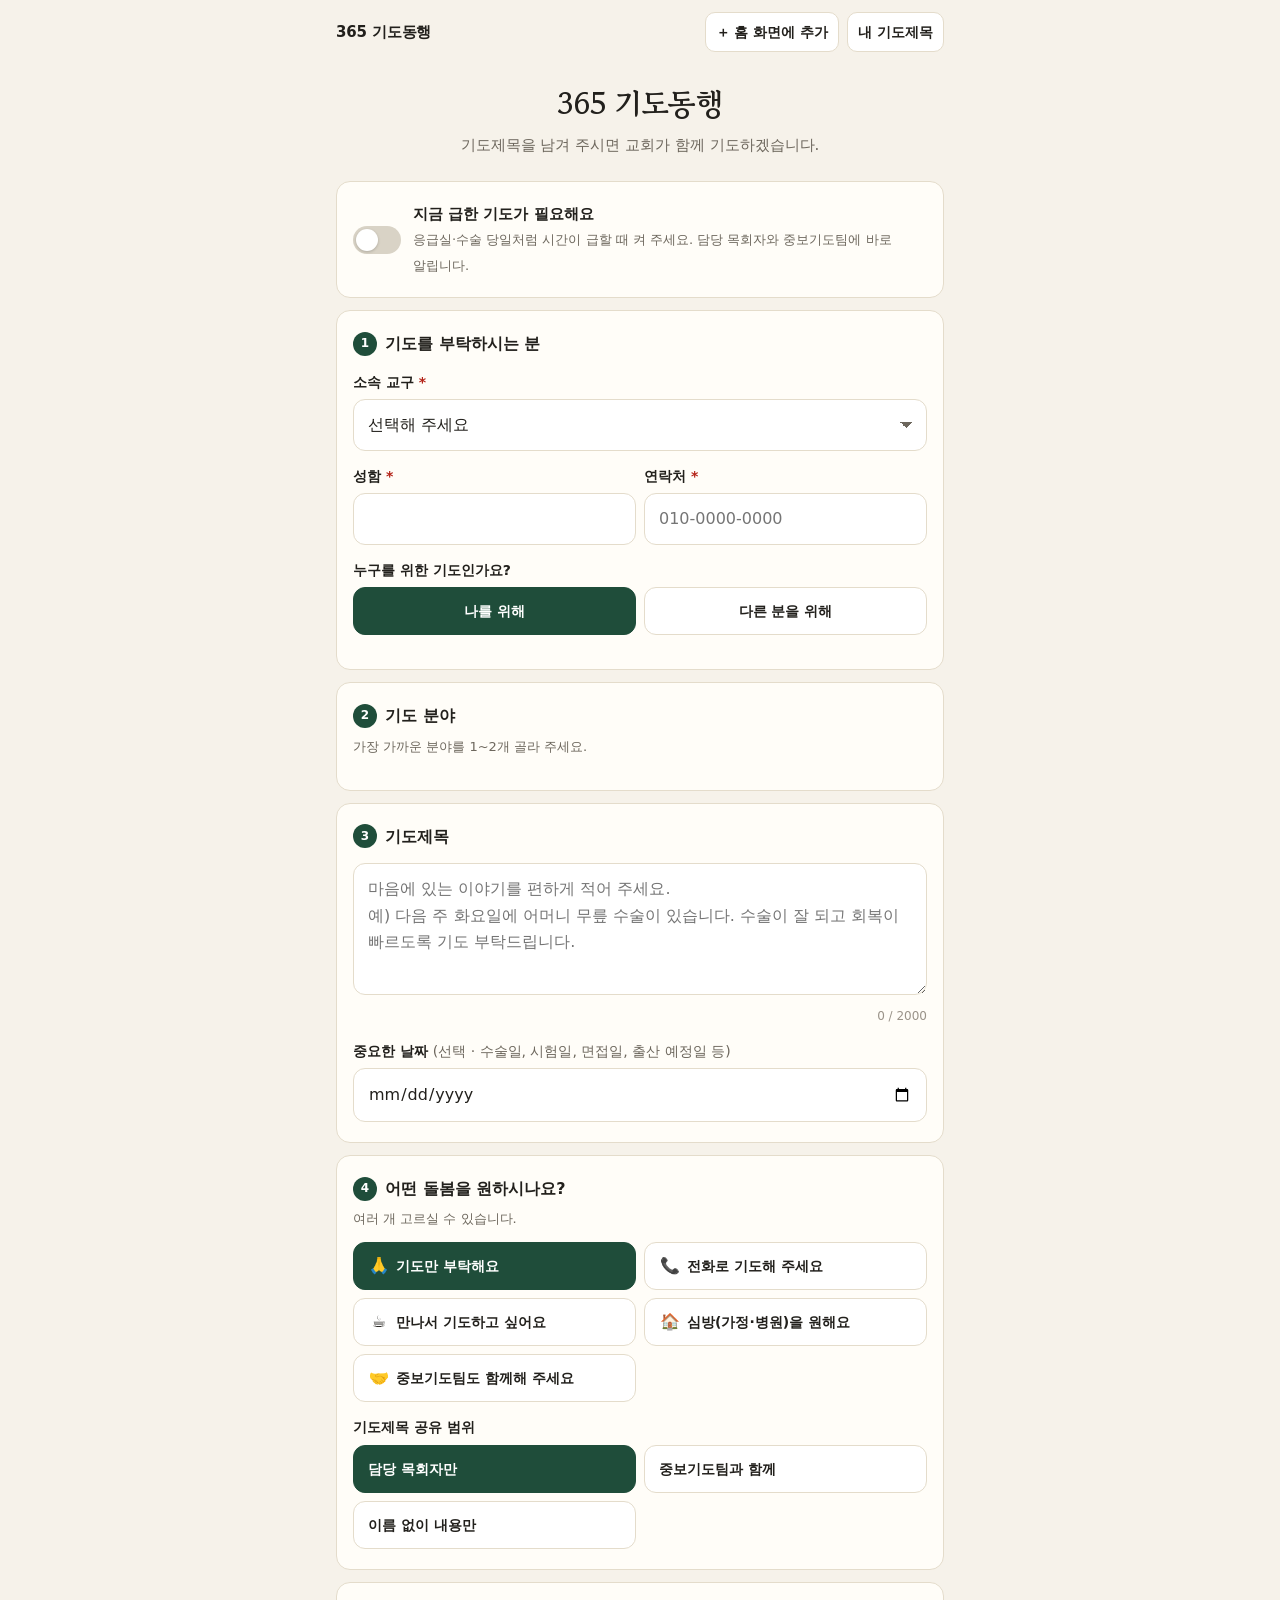
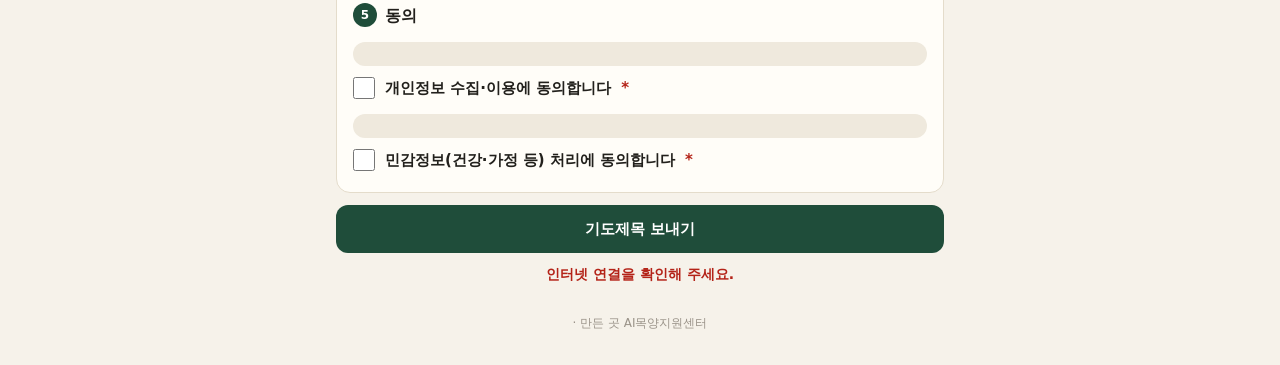
<file: index.html>
<!DOCTYPE html>
<html lang="ko">
<head>
<meta charset="utf-8">
<meta name="viewport" content="width=device-width, initial-scale=1, viewport-fit=cover">
<title>365 기도동행</title>
<meta name="description" content="언제든 기도제목을 남겨 주세요. 교회가 함께 기도합니다.">
<meta name="theme-color" content="#1f4d3a">
<link rel="manifest" href="manifest-member.webmanifest">
<link rel="icon" href="icons/member-192.png">
<link rel="apple-touch-icon" href="icons/member-180.png">
<meta name="apple-mobile-web-app-capable" content="yes">
<meta name="apple-mobile-web-app-title" content="기도동행">
<link rel="preconnect" href="https://fonts.googleapis.com"><link rel="preconnect" href="https://fonts.gstatic.com" crossorigin>
<link href="https://fonts.googleapis.com/css2?family=Gowun+Batang:wght@400;700&display=block" rel="stylesheet">
<link rel="stylesheet" href="app.css">
</head>
<body>
<div class="wrap">
  <div class="top">
    <span class="brand" id="brandTop">365 기도동행</span>
    <div class="actions">
      <button class="icon-btn" type="button" id="installBtn" hidden>＋ 홈 화면에 추가</button>
      <button class="icon-btn" type="button" id="myBtn">내 기도제목</button>
    </div>
  </div>

  <!-- 접수 -->
  <main id="formView">
    <header class="hero">
      <h1 id="appTitle">365 기도동행</h1>
      <div class="sub" id="appSub"></div>
      <p>기도제목을 남겨 주시면 교회가 함께 기도하겠습니다.</p>
    </header>

    <div class="note warn" id="notConfigured" hidden><div><b>아직 연결되지 않았습니다</b>config.js 에 Supabase 주소와 키를 넣어 주세요.</div></div>

    <form id="form" novalidate autocomplete="on">
      <section class="panel" id="urgentPanel">
        <label class="urgent">
          <input type="checkbox" id="urgent">
          <span class="switch" aria-hidden="true"></span>
          <span><b>지금 급한 기도가 필요해요</b><span class="d">응급실·수술 당일처럼 시간이 급할 때 켜 주세요. 담당 목회자와 중보기도팀에 바로 알립니다.</span></span>
        </label>
      </section>

      <section class="panel">
        <h2><span class="n">1</span>기도를 부탁하시는 분</h2>
        <div class="field" id="parishFixed" hidden>
          <span class="chip" id="parishChip"></span>
          <button type="button" class="icon-btn" id="parishChange" style="margin-left:6px">변경</button>
        </div>
        <div class="field" id="parishPick">
          <label class="lb" for="parish">소속 교구 <span class="req">*</span></label>
          <select class="select" id="parish"></select>
        </div>
        <div class="field" id="minorField" hidden>
          <label class="lb">만 14세 미만인가요?</label>
          <div class="choices" id="minor">
            <button type="button" class="choice" data-v="no" aria-pressed="true">아니요</button>
            <button type="button" class="choice" data-v="yes" aria-pressed="false">예, 14세 미만이에요</button>
          </div>
          <p class="hint" id="minorHint" hidden style="margin:8px 0 0">14세 미만은 연락처를 받지 않습니다. 이름이나 별명만 적어 주세요. 담당 교역자가 교회에서 함께 기도합니다.</p>
        </div>
        <div class="grid-2">
          <div class="field">
            <label class="lb" for="name" id="nameLabel">성함 <span class="req">*</span></label>
            <input class="input" id="name" maxlength="30" autocomplete="name">
          </div>
          <div class="field" id="phoneField">
            <label class="lb" for="phone">연락처 <span class="req">*</span></label>
            <input class="input" id="phone" type="tel" inputmode="tel" maxlength="20" placeholder="010-0000-0000" autocomplete="tel">
          </div>
        </div>
        <div class="field">
          <label class="lb">누구를 위한 기도인가요?</label>
          <div class="choices" id="forWhom">
            <button type="button" class="choice" data-v="self" aria-pressed="true">나를 위해</button>
            <button type="button" class="choice" data-v="other" aria-pressed="false">다른 분을 위해</button>
          </div>
        </div>
        <div class="field" id="relationField" hidden>
          <label class="lb" for="relation">어떤 분인가요?</label>
          <input class="input" id="relation" maxlength="30" placeholder="예: 어머니, 아들 민준, 친구 박영희">
        </div>
      </section>

      <section class="panel">
        <h2><span class="n">2</span>기도 분야</h2>
        <p class="hint">가장 가까운 분야를 1~2개 골라 주세요.</p>
        <div id="cats"></div>
      </section>

      <section class="panel">
        <h2><span class="n">3</span>기도제목</h2>
        <div class="field">
          <textarea class="textarea" id="content" maxlength="2000" placeholder="마음에 있는 이야기를 편하게 적어 주세요.&#10;예) 다음 주 화요일에 어머니 무릎 수술이 있습니다. 수술이 잘 되고 회복이 빠르도록 기도 부탁드립니다."></textarea>
          <div class="count"><span id="cnt">0</span> / 2000</div>
        </div>
        <div class="field">
          <label class="lb" for="date">중요한 날짜 <span class="opt">(선택 · 수술일, 시험일, 면접일, 출산 예정일 등)</span></label>
          <input class="input" id="date" type="date">
        </div>
      </section>

      <section class="panel" id="carePanel">
        <h2><span class="n">4</span>어떤 돌봄을 원하시나요?</h2>
        <p class="hint" id="careHint">여러 개 고르실 수 있습니다.</p>
        <div class="choices list field" id="care"></div>
        <div class="field" id="timeField">
          <label class="lb">연락받기 편한 시간</label>
          <div class="choices" id="time" style="grid-template-columns:repeat(4,1fr)">
            <button type="button" class="choice" data-v="아무 때나" aria-pressed="true">아무 때나</button>
            <button type="button" class="choice" data-v="오전" aria-pressed="false">오전</button>
            <button type="button" class="choice" data-v="오후" aria-pressed="false">오후</button>
            <button type="button" class="choice" data-v="저녁" aria-pressed="false">저녁</button>
          </div>
        </div>
        <div class="field" id="scopeField">
          <label class="lb">기도제목 공유 범위</label>
          <div class="choices list" id="scope"></div>
        </div>
      </section>

      <section class="panel">
        <h2><span class="n">5</span>동의</h2>
        <div class="consent" id="consentText"></div>
        <label class="check"><input type="checkbox" id="consent"> 개인정보 수집·이용에 동의합니다 <span class="req">*</span></label>
        <div class="consent" id="consentSensitiveText"></div>
        <label class="check" style="margin-bottom:0"><input type="checkbox" id="consentSensitive"> 민감정보(건강·가정 등) 처리에 동의합니다 <span class="req">*</span></label>
      </section>

      <div class="hp" aria-hidden="true"><label>웹사이트<input id="website" tabindex="-1" autocomplete="off"></label></div>
      <button type="submit" class="btn btn-primary" id="submitBtn">기도제목 보내기</button>
      <div class="err" id="err" role="alert" hidden></div>
    </form>
  </main>

  <!-- 결과 -->
  <main id="resultView" hidden>
    <div class="note danger" id="crisisBox" hidden></div>
    <article class="card fade" id="card"></article>
    <div class="note ok"><span>🤝</span><div id="careMsg"></div></div>
    <div class="grid-2" style="margin-bottom:12px">
      <button type="button" class="btn btn-primary" id="saveImg">카드 이미지 저장</button>
      <button type="button" class="btn btn-line" id="shareBtn">말씀 보내기</button>
    </div>
    <p class="center small muted" style="margin-bottom:12px">이 기도제목은 <b>「내 기도제목」</b>에서 다시 보실 수 있습니다.</p>
    <button type="button" class="btn btn-soft" id="againBtn">새로 작성하기</button>
  </main>

  <!-- 내 기도제목 -->
  <main id="myView" hidden>
    <header class="hero" style="padding-bottom:16px">
      <h1>내 기도제목</h1>
      <p>이 휴대폰에서 보낸 기도제목입니다.</p>
    </header>
    <div class="list" id="myList"></div>
    <div style="margin-top:12px"><button type="button" class="btn btn-soft" id="backBtn">기도제목 남기기</button></div>
  </main>

  <div class="foot" id="foot"></div>
</div>

<script src="config.js"></script>
<script src="common.js"></script>
<script src="member.js"></script>
</body>
</html>
</file>
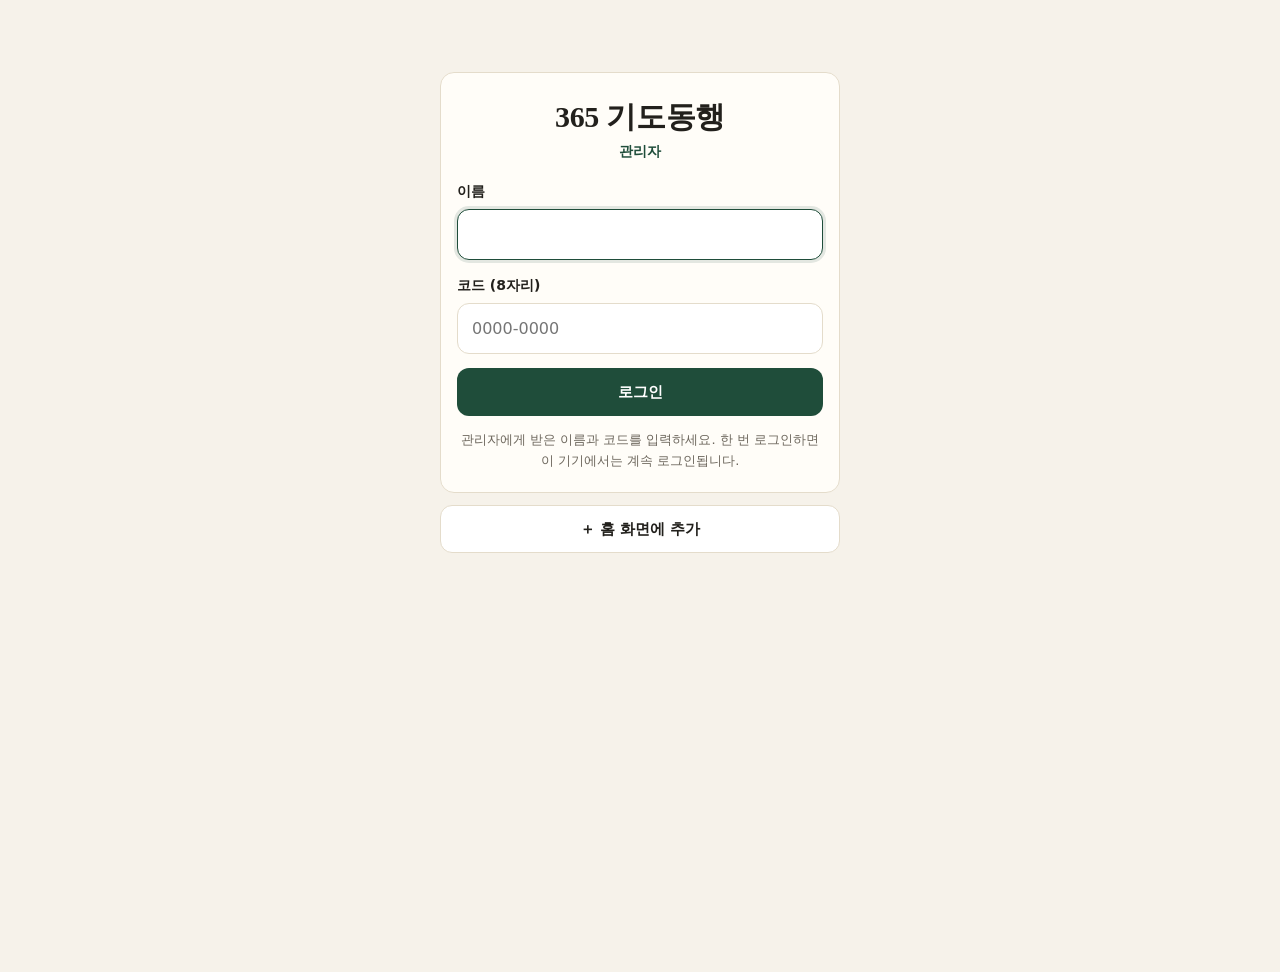
<file: admin.html>
<!DOCTYPE html>
<html lang="ko">
<head>
<meta charset="utf-8">
<meta name="viewport" content="width=device-width, initial-scale=1, viewport-fit=cover">
<title>기도동행 관리자</title>
<meta name="theme-color" content="#1f4d3a">
<meta name="robots" content="noindex">
<link rel="manifest" href="manifest-admin.webmanifest">
<link rel="icon" href="icons/admin-192.png">
<link rel="apple-touch-icon" href="icons/admin-180.png">
<meta name="apple-mobile-web-app-capable" content="yes">
<meta name="apple-mobile-web-app-title" content="기도동행 관리자">
<link rel="stylesheet" href="app.css">
</head>
<body data-mode="admin">
<div class="wrap wide" id="app"></div>
<script src="config.js"></script>
<script src="common.js"></script>
<script src="qr.js"></script>
<script src="staff.js"></script>
</body>
</html>
</file>
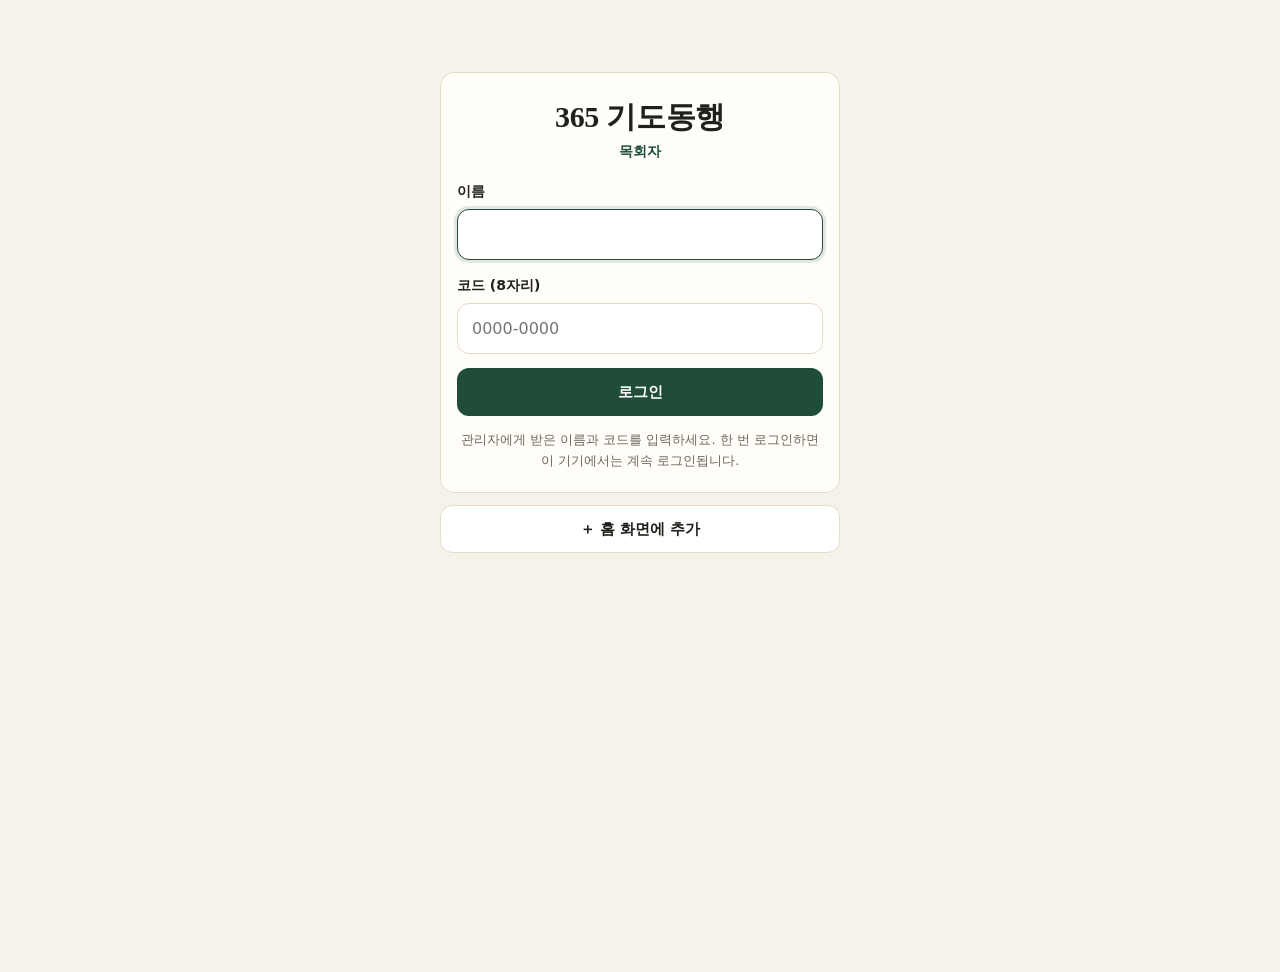
<file: pastor.html>
<!DOCTYPE html>
<html lang="ko">
<head>
<meta charset="utf-8">
<meta name="viewport" content="width=device-width, initial-scale=1, viewport-fit=cover">
<title>기도동행 목회자</title>
<meta name="theme-color" content="#1f4d3a">
<meta name="robots" content="noindex">
<link rel="manifest" href="manifest-pastor.webmanifest">
<link rel="icon" href="icons/pastor-192.png">
<link rel="apple-touch-icon" href="icons/pastor-180.png">
<meta name="apple-mobile-web-app-capable" content="yes">
<meta name="apple-mobile-web-app-title" content="기도동행 목회자">
<link rel="stylesheet" href="app.css">
</head>
<body data-mode="pastor">
<div class="wrap" id="app"></div>
<script src="config.js"></script>
<script src="common.js"></script>
<script src="qr.js"></script>
<script src="staff.js"></script>
</body>
</html>
</file>
<file: app.css>
/* 365 기도동행 · 공통 디자인 — 같은 간격(8px 단위), 같은 둥글기, 같은 높이 */
:root {
  --primary: #1f4d3a; --primary-2: #2b6a50; --primary-soft: #e7efe9;
  --gold: #a8792a; --gold-soft: #f6eedf;
  --paper: #f6f2ea; --card: #fffdf8; --line: #e4dccb; --line-2: #efe9dd;
  --ink: #22201c; --muted: #6d675d; --faint: #9a9389;
  --danger: #b42318; --danger-soft: #fdeceb; --warn: #8a5a00; --warn-soft: #fff6e0; --ok: #1f7a4d;
  --r: 14px; --h: 48px; --gap: 8px;
  --serif: "Gowun Batang", "AppleMyungjo", "Noto Serif KR", serif;
  --sans: -apple-system, BlinkMacSystemFont, "Apple SD Gothic Neo", "Malgun Gothic", "맑은 고딕", "Noto Sans KR", system-ui, sans-serif;
}
html.serif-fallback { --serif: "AppleMyungjo", "Nanum Myeongjo", "Noto Serif KR", serif; }
html.serif-wait .c-verse { opacity: 0; }
* { box-sizing: border-box; margin: 0; padding: 0; }
html { -webkit-text-size-adjust: 100%; }
body { font-family: var(--sans); background: var(--paper); color: var(--ink); line-height: 1.6; word-break: keep-all; overflow-wrap: anywhere;
  padding: env(safe-area-inset-top) 0 calc(32px + env(safe-area-inset-bottom)); min-height: 100vh; }
body.locked { overflow: hidden; }
button, input, select, textarea { font: inherit; color: inherit; }
a { color: var(--primary); }
[hidden] { display: none !important; }
.wrap { max-width: 640px; margin: 0 auto; padding: 0 16px; }
.wrap.wide { max-width: 1080px; }
.muted { color: var(--muted); } .faint { color: var(--faint); } .small { font-size: 13px; } .center { text-align: center; }

/* 머리 */
.top { display: flex; align-items: center; justify-content: space-between; gap: var(--gap); padding: 12px 0; min-height: 56px; }
.top .brand { font-weight: 800; font-size: 15px; letter-spacing: -.01em; }
.top .actions { display: flex; gap: var(--gap); }
.hero { text-align: center; padding: 20px 0 24px; }
.hero h1 { font-family: var(--serif); font-size: 30px; font-weight: 700; letter-spacing: -.01em; line-height: 1.3; }
.hero .sub { color: var(--primary); font-weight: 700; font-size: 14px; margin-top: 4px; }
.hero p { color: var(--muted); font-size: 15px; margin-top: 10px; }

/* 판 */
.panel { background: var(--card); border: 1px solid var(--line); border-radius: var(--r); padding: 20px 16px; margin-bottom: 12px; }
.panel h2 { font-size: 16px; font-weight: 800; display: flex; align-items: center; gap: 8px; margin-bottom: 14px; }
.panel h2 .n { width: 24px; height: 24px; border-radius: 50%; background: var(--primary); color: #fff; font-size: 12px; display: inline-flex; align-items: center; justify-content: center; flex: none; }
.hint { font-size: 13px; color: var(--muted); margin: -6px 0 12px; }
.field { margin-bottom: 14px; } .field:last-child { margin-bottom: 0; }
.lb { display: block; font-size: 14px; font-weight: 700; margin-bottom: 6px; }
.lb .opt { font-weight: 400; color: var(--muted); }
.req { color: var(--danger); }
.input, .select, .textarea { width: 100%; min-height: var(--h); padding: 12px 14px; background: #fff; border: 1.5px solid var(--line); border-radius: 12px; outline: none; font-size: 16px; -webkit-appearance: none; appearance: none; }
.select { background-image: linear-gradient(45deg, transparent 50%, var(--muted) 50%), linear-gradient(135deg, var(--muted) 50%, transparent 50%); background-position: calc(100% - 20px) 50%, calc(100% - 14px) 50%; background-size: 6px 6px; background-repeat: no-repeat; padding-right: 36px; }
.textarea { min-height: 132px; resize: vertical; line-height: 1.65; }
.input:focus, .select:focus, .textarea:focus { border-color: var(--primary); box-shadow: 0 0 0 3px rgba(31,77,58,.12); }
.count { text-align: right; font-size: 12px; color: var(--faint); margin-top: 4px; }
.grid-2 { display: grid; grid-template-columns: 1fr 1fr; gap: var(--gap); }
.grid-3 { display: grid; grid-template-columns: repeat(3, 1fr); gap: var(--gap); }

/* 선택 버튼 — 모두 같은 크기 */
.choices { display: grid; grid-template-columns: 1fr 1fr; gap: var(--gap); }
.choices.three { grid-template-columns: repeat(3, 1fr); }
.choice { min-height: var(--h); padding: 8px 10px; background: #fff; border: 1.5px solid var(--line); border-radius: 12px; cursor: pointer;
  display: flex; align-items: center; justify-content: center; gap: 6px; text-align: center; font-size: 14px; font-weight: 600; line-height: 1.3; transition: background .12s, border-color .12s; }
.choice .ic { font-size: 16px; }
.choice[aria-pressed="true"] { background: var(--primary); border-color: var(--primary); color: #fff; }
.choice:focus-visible, .btn:focus-visible { outline: 3px solid rgba(31,77,58,.35); outline-offset: 2px; }
.grp-label { font-size: 12px; font-weight: 800; color: var(--muted); letter-spacing: .08em; margin: 14px 0 8px; }
.grp-label:first-child { margin-top: 0; }

/* 긴급 */
.urgent { display: flex; align-items: center; gap: 12px; cursor: pointer; }
.urgent input { position: absolute; opacity: 0; pointer-events: none; }
.switch { width: 48px; height: 28px; border-radius: 999px; background: #d9d3c6; position: relative; flex: none; transition: background .15s; }
.switch::after { content: ""; position: absolute; top: 3px; left: 3px; width: 22px; height: 22px; border-radius: 50%; background: #fff; transition: transform .15s; box-shadow: 0 1px 3px rgba(0,0,0,.2); }
.urgent input:checked + .switch { background: var(--danger); }
.urgent input:checked + .switch::after { transform: translateX(20px); }
.urgent b { display: block; font-size: 15px; }
.urgent span.d { font-size: 13px; color: var(--muted); }
.panel.is-urgent { border-color: #f1b8b2; background: #fffafa; }

.chip { display: inline-flex; align-items: center; gap: 6px; padding: 6px 12px; border-radius: 999px; background: var(--primary-soft); color: var(--primary); font-weight: 700; font-size: 14px; }
.consent { background: var(--line-2); border-radius: 12px; padding: 12px 14px; font-size: 13px; color: var(--muted); white-space: pre-line; margin-bottom: 10px; }
.check { display: flex; gap: 10px; align-items: flex-start; font-size: 15px; font-weight: 700; cursor: pointer; margin-bottom: 14px; }
.check input { width: 22px; height: 22px; accent-color: var(--primary); flex: none; margin-top: 1px; }

/* 버튼 — 같은 높이 */
.btn { min-height: var(--h); padding: 0 16px; border-radius: 12px; border: 1.5px solid transparent; cursor: pointer; font-weight: 800; font-size: 15px;
  display: inline-flex; align-items: center; justify-content: center; gap: 6px; text-decoration: none; width: 100%; transition: opacity .15s; }
.btn[disabled] { opacity: .5; cursor: default; }
.btn-primary { background: var(--primary); color: #fff; }
.btn-line { background: #fff; color: var(--ink); border-color: var(--line); }
.btn-soft { background: var(--line-2); color: var(--ink); }
.btn-danger { background: #fff; color: var(--danger); border-color: #f1c3be; }
.btn-sm { min-height: 40px; font-size: 14px; padding: 0 12px; border-radius: 10px; }
.btn-auto { width: auto; }
.icon-btn { min-width: 40px; min-height: 40px; border-radius: 10px; border: 1.5px solid var(--line); background: #fff; cursor: pointer; font-size: 14px; font-weight: 700; padding: 0 10px; display: inline-flex; align-items: center; justify-content: center; gap: 4px; }
.err { color: var(--danger); font-weight: 700; font-size: 14px; text-align: center; margin-top: 10px; }
.hp { position: absolute; left: -9999px; width: 1px; height: 1px; overflow: hidden; }
.spin { width: 16px; height: 16px; border: 2.5px solid rgba(255,255,255,.4); border-top-color: currentColor; border-radius: 50%; animation: sp .8s linear infinite; display: inline-block; }
@keyframes sp { to { transform: rotate(360deg); } }

/* 말씀 카드 */
.card { background: var(--card); border: 1px solid var(--line); border-radius: 20px; padding: 28px 22px 22px; position: relative; margin-bottom: 12px; box-shadow: 0 14px 32px rgba(60,45,20,.07); }
.card::before { content: ""; position: absolute; inset: 8px; border: 1px solid rgba(168,121,42,.3); border-radius: 14px; pointer-events: none; }
.c-title { text-align: center; font-weight: 800; font-size: 17px; color: var(--primary); }
.c-tag { text-align: center; color: var(--gold); font-size: 13px; font-weight: 700; margin: 4px 0 18px; }
.c-verse { font-family: var(--serif); font-size: 19px; line-height: 1.85; text-align: center; transition: opacity .25s; }
.c-ref { text-align: center; color: var(--gold); font-weight: 700; font-size: 14px; margin: 12px 0 18px; }
.c-sep { height: 1px; background: var(--line); margin: 0 8px 16px; }
.c-label { font-size: 14px; font-weight: 800; color: var(--primary); margin-bottom: 6px; }
.c-prayer { font-size: 15px; line-height: 1.85; color: #3b3832; }
.c-foot { text-align: center; font-size: 12px; color: var(--faint); margin-top: 16px; }
.note { display: flex; gap: 10px; align-items: flex-start; background: #fff; border: 1px solid var(--line); border-radius: var(--r); padding: 14px 16px; margin-bottom: 12px; font-size: 15px; }
.note.danger { background: var(--danger-soft); border-color: #f3b4ae; color: #7a1a12; }
.note.warn { background: var(--warn-soft); border-color: #f0d9a4; color: #5a3d00; }
.note.ok { background: var(--primary-soft); border-color: #cfe0d5; }
.note b { display: block; }

/* 목록 카드 (사역자) */
.list { display: grid; gap: var(--gap); }
.item { background: var(--card); border: 1px solid var(--line); border-radius: var(--r); padding: 14px 16px; }
.item.urgent-row { border-left: 4px solid var(--danger); }
.item.high-row { border-left: 4px solid #d98a1c; }
.item.closed-row { opacity: .65; }
.item-head { display: flex; justify-content: space-between; align-items: center; gap: 8px; margin-bottom: 6px; }
.item-name { font-weight: 800; font-size: 16px; }
.item-meta { font-size: 12px; color: var(--faint); white-space: nowrap; }
.tags { display: flex; flex-wrap: wrap; gap: 4px; margin-bottom: 8px; }
.tag { font-size: 12px; font-weight: 700; padding: 2px 8px; border-radius: 6px; background: var(--line-2); color: var(--muted); }
.tag.red { background: var(--danger-soft); color: var(--danger); }
.tag.orange { background: #fff1dc; color: #9a5b00; }
.tag.green { background: var(--primary-soft); color: var(--primary); }
.tag.gold { background: var(--gold-soft); color: #7d5a1f; }
.item-text { font-size: 15px; line-height: 1.6; white-space: pre-wrap; display: -webkit-box; -webkit-line-clamp: 3; -webkit-box-orient: vertical; overflow: hidden; margin-bottom: 10px; }
.item-actions { display: grid; grid-template-columns: repeat(4, 1fr); gap: 6px; }
.item-actions .btn { min-height: 40px; font-size: 13px; padding: 0 6px; border-radius: 10px; }
.btn.prayed { background: var(--gold-soft); color: #7d5a1f; border-color: #ead8b6; }
.empty { text-align: center; color: var(--muted); padding: 40px 16px; background: var(--card); border: 1px dashed var(--line); border-radius: var(--r); }

/* 탭 — 같은 칸 */
.tabs { display: grid; grid-template-columns: repeat(4, 1fr); gap: 6px; background: var(--line-2); padding: 4px; border-radius: 12px; margin-bottom: 12px; }
.tabs.six { grid-template-columns: repeat(3, 1fr); }
.tab { min-height: 44px; border: none; background: transparent; border-radius: 9px; cursor: pointer; font-size: 14px; font-weight: 700; color: var(--muted); display: flex; align-items: center; justify-content: center; gap: 4px;  white-space: nowrap; padding: 0 2px; letter-spacing: -.02em; }
@media (max-width: 400px) { .tab { font-size: 13px; gap: 3px; } .badge { min-width: 18px; height: 18px; padding: 0 5px; } }
.tab[aria-selected="true"] { background: #fff; color: var(--ink); box-shadow: 0 1px 3px rgba(0,0,0,.08); }
.badge { min-width: 20px; height: 20px; border-radius: 10px; background: var(--line); color: var(--ink); font-size: 11px; font-weight: 800; display: inline-flex; align-items: center; justify-content: center; padding: 0 6px; }
.tab[aria-selected="true"] .badge { background: var(--primary); color: #fff; }
.badge.red { background: var(--danger); color: #fff; }

/* 현황 칸 */
.tiles { display: grid; grid-template-columns: repeat(4, 1fr); gap: var(--gap); margin-bottom: 12px; }
.tile { background: var(--card); border: 1px solid var(--line); border-radius: var(--r); padding: 14px; min-height: 88px; display: flex; flex-direction: column; justify-content: space-between; }
.tile .k { font-size: 13px; color: var(--muted); font-weight: 700; }
.tile .v { font-size: 26px; font-weight: 800; letter-spacing: -.02em; }
.tile.alert .v { color: var(--danger); }
.table { width: 100%; border-collapse: separate; border-spacing: 0; background: var(--card); border: 1px solid var(--line); border-radius: var(--r); overflow: hidden; font-size: 14px; }
.table th, .table td { padding: 10px 12px; border-bottom: 1px solid var(--line-2); text-align: left; }
.table th { background: var(--line-2); font-size: 13px; color: var(--muted); }
.table td.num, .table th.num { text-align: right; font-variant-numeric: tabular-nums; }
.table tr:last-child td { border-bottom: none; }
.bar { height: 8px; border-radius: 4px; background: var(--primary); opacity: .8; }

/* 시트(팝업) */
.overlay { position: fixed; inset: 0; background: rgba(20,18,14,.5); z-index: 50; display: flex; align-items: flex-end; justify-content: center; }
.sheet { background: var(--paper); width: 100%; max-width: 640px; max-height: 92vh; border-radius: 20px 20px 0 0; display: flex; flex-direction: column; animation: up .2s ease; }
@keyframes up { from { transform: translateY(24px); opacity: 0; } to { transform: none; opacity: 1; } }
.sheet-head { display: flex; justify-content: space-between; align-items: center; padding: 14px 16px; border-bottom: 1px solid var(--line); }
.sheet-head h3 { font-size: 17px; }
.sheet-body { padding: 16px; overflow-y: auto; -webkit-overflow-scrolling: touch; }
.sheet-foot { padding: 12px 16px calc(12px + env(safe-area-inset-bottom)); border-top: 1px solid var(--line); display: grid; gap: var(--gap); grid-auto-flow: column; grid-auto-columns: 1fr; }
@media (min-width: 700px) { .overlay { align-items: center; } .sheet { border-radius: 20px; } }
.kv { display: grid; grid-template-columns: 96px 1fr; gap: 6px 12px; font-size: 14px; margin-bottom: 12px; }
.kv dt { color: var(--muted); font-weight: 700; } .kv dd { word-break: break-word; }
.timeline { list-style: none; border-left: 2px solid var(--line); margin: 8px 0 0 6px; padding-left: 14px; }
.timeline li { font-size: 13px; padding: 4px 0 8px; position: relative; }
.timeline li::before { content: ""; position: absolute; left: -20px; top: 10px; width: 10px; height: 10px; border-radius: 50%; background: var(--card); border: 2px solid var(--primary); }
.timeline .when { color: var(--faint); margin-right: 6px; }
.section-title { font-size: 14px; font-weight: 800; margin: 16px 0 8px; }
.card-img { width: 100%; border-radius: 10px; display: block; margin-bottom: 10px; }
.guide-steps { padding-left: 22px; display: grid; gap: 10px; font-size: 15px; margin-bottom: 12px; }
.kbd { border: 1px solid var(--line); border-radius: 6px; padding: 0 6px; background: #fff; }
.code-big { font-size: 34px; font-weight: 800; letter-spacing: .08em; text-align: center; padding: 16px; background: #fff; border: 1.5px dashed var(--line); border-radius: var(--r); margin: 8px 0 12px; font-variant-numeric: tabular-nums; }
.qr { width: 132px; height: 132px; background: #fff; border-radius: 8px; padding: 4px; flex: none; }
.qr svg { width: 100%; height: 100%; display: block; }
.link-row { display: flex; gap: 12px; align-items: center; }
.link-row .url { font-size: 12px; color: var(--muted); word-break: break-all; margin: 4px 0 8px; }
.toolbar { display: grid; grid-template-columns: 1fr 1fr 1.4fr; gap: var(--gap); margin-bottom: 12px; }
.toast { position: fixed; left: 50%; bottom: calc(24px + env(safe-area-inset-bottom)); transform: translateX(-50%); background: var(--ink); color: #fff; padding: 12px 18px; border-radius: 12px; font-size: 14px; z-index: 80; max-width: 90%; text-align: center; transition: opacity .3s; }
.toast.out { opacity: 0; }
.copy-ta { position: fixed; left: -9999px; }
.foot { text-align: center; color: var(--faint); font-size: 12px; margin-top: 28px; }
.foot a { color: inherit; text-decoration: none; }
.login { max-width: 400px; margin: 8vh auto 0; }
.fade { animation: fd .3s ease both; } @keyframes fd { from { opacity: 0; transform: translateY(6px); } to { opacity: 1; transform: none; } }

@media (min-width: 720px) {
  .choices.cats { grid-template-columns: repeat(3, 1fr); }
  .tabs.six { grid-template-columns: repeat(6, 1fr); }
  .list.cols { grid-template-columns: 1fr 1fr; }
}
@media (max-width: 560px) {
  .tiles { grid-template-columns: 1fr 1fr; }
  .toolbar { grid-template-columns: 1fr 1fr; } .toolbar .q { grid-column: 1 / -1; }
}
@media (max-width: 360px) { .choices.three { grid-template-columns: 1fr; } .item-actions { grid-template-columns: 1fr 1fr; } }

/* 선택지 (v2.1) — 관리자가 넣은 글자 길이가 달라도 줄과 칸이 흐트러지지 않게 */
.choice { white-space: nowrap; overflow: hidden; min-width: 0; }
.choices.list { grid-template-columns: 1fr; }
.choices.list .choice { justify-content: flex-start; text-align: left; padding: 8px 14px; }
.choices.list .choice .ic { width: 22px; text-align: center; flex: none; }
@media (min-width: 720px) { .choices.list { grid-template-columns: 1fr 1fr; } }


.seg { margin-bottom: 12px; }
.opt-row { display: grid; grid-template-columns: 1fr auto; gap: 8px; align-items: center; }
.opt-name { display: flex; align-items: center; gap: 8px; min-width: 0; font-weight: 800; font-size: 15px; }
.opt-name .ic { width: 24px; text-align: center; flex: none; font-size: 18px; }
.opt-name .t { white-space: nowrap; overflow: hidden; text-overflow: ellipsis; }
.opt-tools { display: grid; grid-template-columns: 40px 40px 64px 72px; gap: 6px; }
.opt-tools .btn { min-height: 40px; font-size: 13px; padding: 0 4px; border-radius: 10px; white-space: nowrap; }
.opt-sub { margin: 6px 0 0 32px; }
.opt-sub .tags { margin-bottom: 0; }
.item.off { background: #f3efe7; }
.item.off .opt-name { color: var(--faint); }
@media (max-width: 420px) {
  .opt-row { grid-template-columns: 1fr; }
  .opt-tools { grid-template-columns: 40px 40px 1fr 1fr; }
  .opt-sub { margin-left: 0; }
}
.len { float: right; font-weight: 400; color: var(--faint); font-size: 12px; }
/* 관리자 탭 7개: 휴대폰에서는 위 4칸·아래 3칸이 양 끝까지 꽉 차게 */
.tabs.seven { grid-template-columns: repeat(12, 1fr); }
.tabs.seven .tab { grid-column: span 3; }
.tabs.seven .tab:nth-child(n+5) { grid-column: span 4; }
@media (min-width: 720px) { .tabs.seven { grid-template-columns: repeat(7, 1fr); } .tabs.seven .tab, .tabs.seven .tab:nth-child(n+5) { grid-column: auto; } }
.choices.three.seg { grid-template-columns: repeat(3, 1fr); }
</file>
